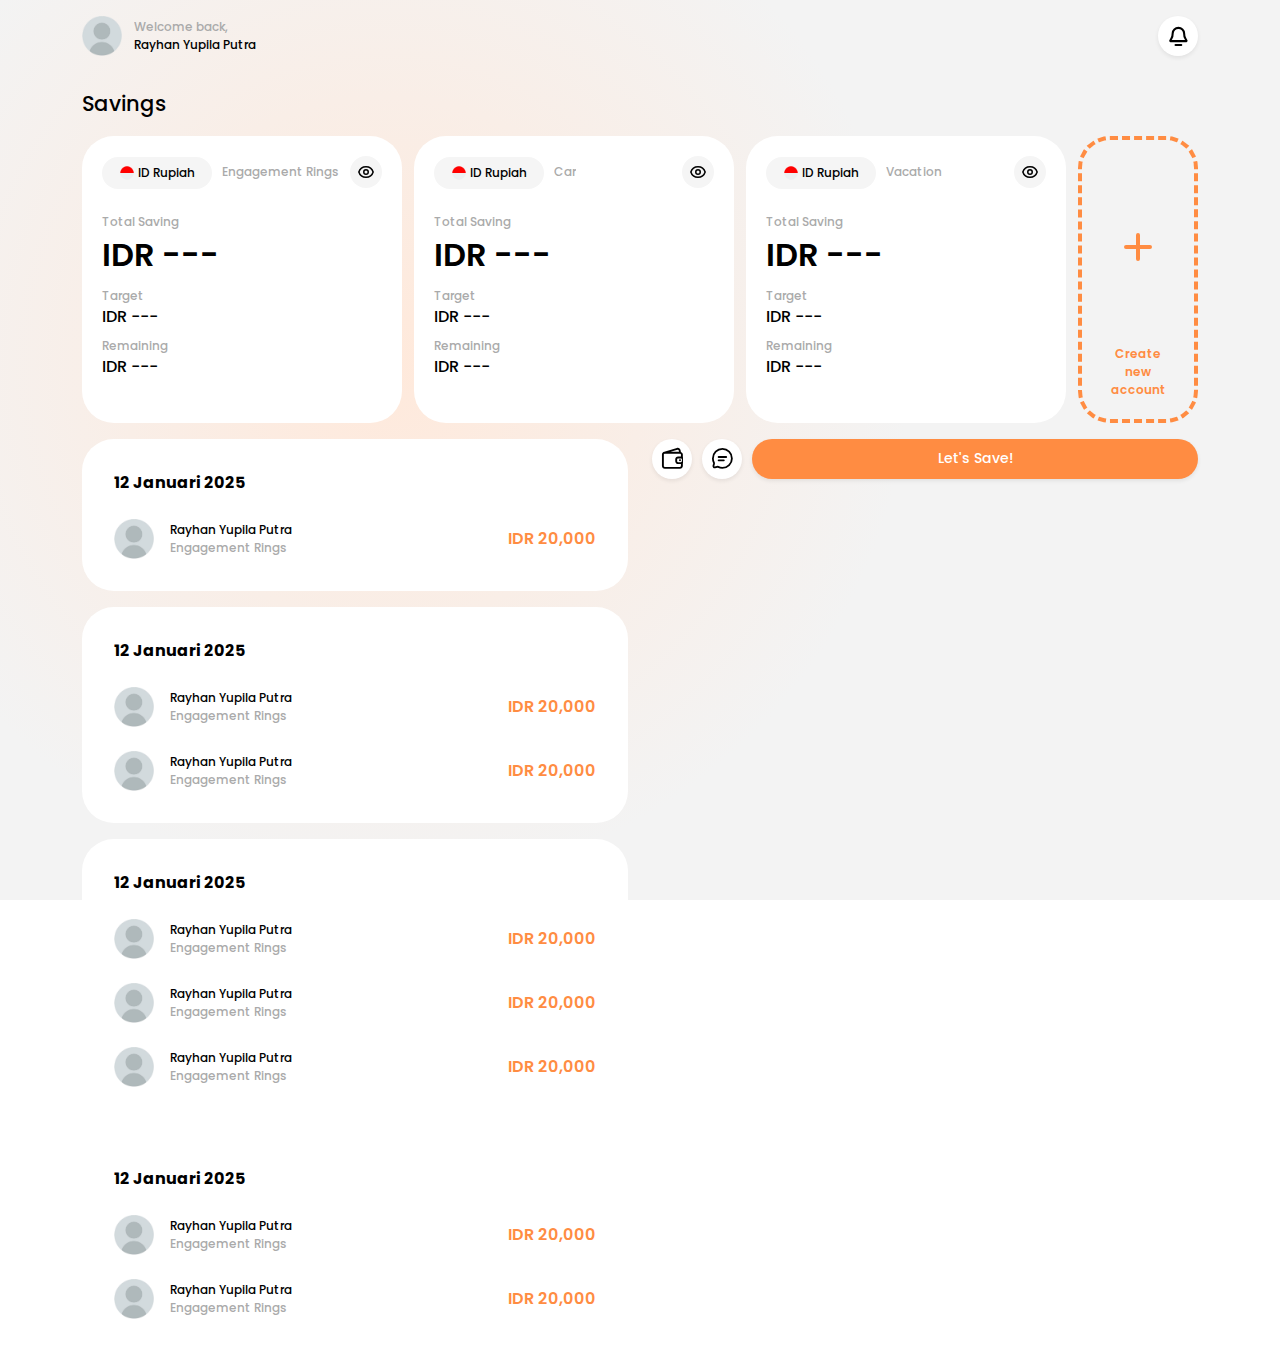
<file: index.html>
<!doctype html>
<html lang="en">
  <head>
    <meta charset="utf-8">
    <meta name="viewport" content="width=device-width, initial-scale=1">
    <!-- <meta name="viewport" content="width=375, user-scalable=no"> -->
    <title>U&Me - Rayhan & Pratiwi's Savings Statement</title>
    <link href="https://cdn.jsdelivr.net/npm/bootstrap@5.3.3/dist/css/bootstrap.min.css" rel="stylesheet" integrity="sha384-QWTKZyjpPEjISv5WaRU9OFeRpok6YctnYmDr5pNlyT2bRjXh0JMhjY6hW+ALEwIH" crossorigin="anonymous">
    <script src="darkmode.js" defer></script>
    
    <!-- Google Fonts -->
    <link rel="preconnect" href="https://fonts.googleapis.com">
    <link rel="preconnect" href="https://fonts.gstatic.com" crossorigin>
    <link href="https://fonts.googleapis.com/css2?family=Poppins:ital,wght@0,100;0,200;0,300;0,400;0,500;0,600;0,700;0,800;0,900;1,100;1,200;1,300;1,400;1,500;1,600;1,700;1,800;1,900&display=swap" rel="stylesheet">

    <!-- CSS -->
     <link rel="stylesheet" href="style.css">
  </head>
  <body>
    <div class="container">
        <div class="content">
            <div class="header">
              <div class="account">
                <a href="myaccount.html">
                <img class="photo-profile" src="img/photo-profile/default.png" alt="">
                </a>
                <div class="greetings">
                  Welcome back,
                  <div class="account-name">Rayhan Yupila Putra</div>
                </div>
              </div>
              <button type="button" class="btn notification-button shadow-sm" onclick="window.location.href='notification.html';">
                <svg class="notification-icon" viewBox="0 0 24 24" fill="none" xmlns="http://www.w3.org/2000/svg"><g id="SVGRepo_bgCarrier" stroke-width="0"></g><g id="SVGRepo_tracerCarrier" stroke-linecap="round" stroke-linejoin="round"></g><g id="SVGRepo_iconCarrier"> <path d="M9.0003 21H15.0003M18.0003 8.6C18.0003 7.11479 17.3682 5.69041 16.2429 4.6402C15.1177 3.59 13.5916 3 12.0003 3C10.409 3 8.88288 3.59 7.75766 4.6402C6.63245 5.69041 6.0003 7.11479 6.0003 8.6C6.0003 11.2862 5.32411 13.1835 4.52776 14.4866C3.75646 15.7486 3.37082 16.3797 3.38515 16.5436C3.40126 16.7277 3.4376 16.7925 3.58633 16.9023C3.71872 17 4.34793 17 5.60636 17H18.3943C19.6527 17 20.2819 17 20.4143 16.9023C20.563 16.7925 20.5994 16.7277 20.6155 16.5436C20.6298 16.3797 20.2441 15.7486 19.4729 14.4866C18.6765 13.1835 18.0003 11.2862 18.0003 8.6Z" stroke="var(--primary-text-color)" stroke-width="2.2" stroke-linecap="round" stroke-linejoin="round"></path> </g></svg>
              </button>
            </div>
            <div class="savings">
              <div class="saving-account-title">
                Savings 
                <!-- <span class="badge">2</span> -->
              </div>
              <div class="saving-accounts-group">
                <div class="saving-account">
                  <div class="saving-account-header">
                    <div class="dropdown">
                      <button class="btn currency" type="button" data-bs-toggle="dropdown" aria-expanded="false">
                        <img class="currency-flags" src="img/vector/idn.png" alt="">
                        ID Rupiah
                      </button>
                      <ul class="dropdown-menu">
                        <li><a class="dropdown-item" href="#">
                          <img class="currency-flags" src="img/vector/usa.png" alt="">
                          US Dollar
                        </a></li>
                      </ul>
                    </div>
                    <div class="saving-account-name">Engagement Rings</div>
                    <button type="button" class="btn saving-account-show">
                      <svg class="show-icon" viewBox="0 0 24 24" fill="none" xmlns="http://www.w3.org/2000/svg"><g id="SVGRepo_bgCarrier" stroke-width="0"></g><g id="SVGRepo_tracerCarrier" stroke-linecap="round" stroke-linejoin="round"></g><g id="SVGRepo_iconCarrier"> <path d="M15.0007 12C15.0007 13.6569 13.6576 15 12.0007 15C10.3439 15 9.00073 13.6569 9.00073 12C9.00073 10.3431 10.3439 9 12.0007 9C13.6576 9 15.0007 10.3431 15.0007 12Z" stroke="var(--primary-text-color)" stroke-width="2" stroke-linecap="round" stroke-linejoin="round"></path> <path d="M12.0012 5C7.52354 5 3.73326 7.94288 2.45898 12C3.73324 16.0571 7.52354 19 12.0012 19C16.4788 19 20.2691 16.0571 21.5434 12C20.2691 7.94291 16.4788 5 12.0012 5Z" stroke="var(--primary-text-color)" stroke-width="2" stroke-linecap="round" stroke-linejoin="round"></path> </g></svg>
                      <svg class="hide-icon d-none" viewBox="0 0 24 24" fill="none" xmlns="http://www.w3.org/2000/svg"><g id="SVGRepo_bgCarrier" stroke-width="0"></g><g id="SVGRepo_tracerCarrier" stroke-linecap="round" stroke-linejoin="round"></g><g id="SVGRepo_iconCarrier"> <path d="M2.99902 3L20.999 21M9.8433 9.91364C9.32066 10.4536 8.99902 11.1892 8.99902 12C8.99902 13.6569 10.3422 15 11.999 15C12.8215 15 13.5667 14.669 14.1086 14.133M6.49902 6.64715C4.59972 7.90034 3.15305 9.78394 2.45703 12C3.73128 16.0571 7.52159 19 11.9992 19C13.9881 19 15.8414 18.4194 17.3988 17.4184M10.999 5.04939C11.328 5.01673 11.6617 5 11.9992 5C16.4769 5 20.2672 7.94291 21.5414 12C21.2607 12.894 20.8577 13.7338 20.3522 14.5" stroke="var(--primary-text-color)" stroke-width="2" stroke-linecap="round" stroke-linejoin="round"></path> </g></svg>
                    </button>
                  </div>
                  <div class="saving-account-content">
                    Total Saving
                    <div class="saving-total-value">
                      IDR
                      <span class="value">---</span>
                    </div>
                    Target
                    <div class="saving-target-value">
                      IDR
                      <span class="value">---</span>
                    </div>
                    Remaining
                    <div class="saving-remaining-value">
                      IDR
                      <span class="value">---</span>
                    </div>
                  </div>
                </div>

                <div class="saving-account">
                  <div class="saving-account-header">
                    <div class="dropdown">
                      <button class="btn currency" type="button" data-bs-toggle="dropdown" aria-expanded="false">
                        <img class="currency-flags" src="img/vector/idn.png" alt="">
                        ID Rupiah
                      </button>
                      <ul class="dropdown-menu">
                        <li><a class="dropdown-item" href="#">
                          <img class="currency-flags" src="img/vector/usa.png" alt="">
                          US Dollar
                        </a></li>
                      </ul>
                    </div>
                    <div class="saving-account-name">Car</div>
                    <button type="button" class="btn saving-account-show">
                      <svg class="show-icon" viewBox="0 0 24 24" fill="none" xmlns="http://www.w3.org/2000/svg"><g id="SVGRepo_bgCarrier" stroke-width="0"></g><g id="SVGRepo_tracerCarrier" stroke-linecap="round" stroke-linejoin="round"></g><g id="SVGRepo_iconCarrier"> <path d="M15.0007 12C15.0007 13.6569 13.6576 15 12.0007 15C10.3439 15 9.00073 13.6569 9.00073 12C9.00073 10.3431 10.3439 9 12.0007 9C13.6576 9 15.0007 10.3431 15.0007 12Z" stroke="var(--primary-text-color)" stroke-width="2" stroke-linecap="round" stroke-linejoin="round"></path> <path d="M12.0012 5C7.52354 5 3.73326 7.94288 2.45898 12C3.73324 16.0571 7.52354 19 12.0012 19C16.4788 19 20.2691 16.0571 21.5434 12C20.2691 7.94291 16.4788 5 12.0012 5Z" stroke="var(--primary-text-color)" stroke-width="2" stroke-linecap="round" stroke-linejoin="round"></path> </g></svg>
                      <svg class="hide-icon d-none" viewBox="0 0 24 24" fill="none" xmlns="http://www.w3.org/2000/svg"><g id="SVGRepo_bgCarrier" stroke-width="0"></g><g id="SVGRepo_tracerCarrier" stroke-linecap="round" stroke-linejoin="round"></g><g id="SVGRepo_iconCarrier"> <path d="M2.99902 3L20.999 21M9.8433 9.91364C9.32066 10.4536 8.99902 11.1892 8.99902 12C8.99902 13.6569 10.3422 15 11.999 15C12.8215 15 13.5667 14.669 14.1086 14.133M6.49902 6.64715C4.59972 7.90034 3.15305 9.78394 2.45703 12C3.73128 16.0571 7.52159 19 11.9992 19C13.9881 19 15.8414 18.4194 17.3988 17.4184M10.999 5.04939C11.328 5.01673 11.6617 5 11.9992 5C16.4769 5 20.2672 7.94291 21.5414 12C21.2607 12.894 20.8577 13.7338 20.3522 14.5" stroke="var(--primary-text-color)" stroke-width="2" stroke-linecap="round" stroke-linejoin="round"></path> </g></svg>
                    </button>
                  </div>
                  <div class="saving-account-content">
                    Total Saving
                    <div class="saving-total-value">
                      IDR
                      <span class="value">---</span>
                    </div>
                    Target
                    <div class="saving-target-value">
                      IDR
                      <span class="value">---</span>
                    </div>
                    Remaining
                    <div class="saving-remaining-value">
                      IDR
                      <span class="value">---</span>
                    </div>
                  </div>
                </div>
                
                <div class="saving-account">
                  <div class="saving-account-header">
                    <div class="dropdown">
                      <button class="btn currency" type="button" data-bs-toggle="dropdown" aria-expanded="false">
                        <img class="currency-flags" src="img/vector/idn.png" alt="">
                        ID Rupiah
                      </button>
                      <ul class="dropdown-menu">
                        <li><a class="dropdown-item" href="#">
                          <img class="currency-flags" src="img/vector/usa.png" alt="">
                          US Dollar
                        </a></li>
                      </ul>
                    </div>
                    <div class="saving-account-name">Vacation</div>
                    <button type="button" class="btn saving-account-show">
                      <svg class="show-icon" viewBox="0 0 24 24" fill="none" xmlns="http://www.w3.org/2000/svg"><g id="SVGRepo_bgCarrier" stroke-width="0"></g><g id="SVGRepo_tracerCarrier" stroke-linecap="round" stroke-linejoin="round"></g><g id="SVGRepo_iconCarrier"> <path d="M15.0007 12C15.0007 13.6569 13.6576 15 12.0007 15C10.3439 15 9.00073 13.6569 9.00073 12C9.00073 10.3431 10.3439 9 12.0007 9C13.6576 9 15.0007 10.3431 15.0007 12Z" stroke="var(--primary-text-color)" stroke-width="2" stroke-linecap="round" stroke-linejoin="round"></path> <path d="M12.0012 5C7.52354 5 3.73326 7.94288 2.45898 12C3.73324 16.0571 7.52354 19 12.0012 19C16.4788 19 20.2691 16.0571 21.5434 12C20.2691 7.94291 16.4788 5 12.0012 5Z" stroke="var(--primary-text-color)" stroke-width="2" stroke-linecap="round" stroke-linejoin="round"></path> </g></svg>
                      <svg class="hide-icon d-none" viewBox="0 0 24 24" fill="none" xmlns="http://www.w3.org/2000/svg"><g id="SVGRepo_bgCarrier" stroke-width="0"></g><g id="SVGRepo_tracerCarrier" stroke-linecap="round" stroke-linejoin="round"></g><g id="SVGRepo_iconCarrier"> <path d="M2.99902 3L20.999 21M9.8433 9.91364C9.32066 10.4536 8.99902 11.1892 8.99902 12C8.99902 13.6569 10.3422 15 11.999 15C12.8215 15 13.5667 14.669 14.1086 14.133M6.49902 6.64715C4.59972 7.90034 3.15305 9.78394 2.45703 12C3.73128 16.0571 7.52159 19 11.9992 19C13.9881 19 15.8414 18.4194 17.3988 17.4184M10.999 5.04939C11.328 5.01673 11.6617 5 11.9992 5C16.4769 5 20.2672 7.94291 21.5414 12C21.2607 12.894 20.8577 13.7338 20.3522 14.5" stroke="var(--primary-text-color)" stroke-width="2" stroke-linecap="round" stroke-linejoin="round"></path> </g></svg>
                    </button>
                  </div>
                  <div class="saving-account-content">
                    Total Saving
                    <div class="saving-total-value">
                      IDR
                      <span class="value">---</span>
                    </div>
                    Target
                    <div class="saving-target-value">
                      IDR
                      <span class="value">---</span>
                    </div>
                    Remaining
                    <div class="saving-remaining-value">
                      IDR
                      <span class="value">---</span>
                    </div>
                  </div>
                </div>
                <div class="saving-account-add">
                  <svg class="add-icon" viewBox="0 0 24 24" fill="none" xmlns="http://www.w3.org/2000/svg"><g id="SVGRepo_bgCarrier" stroke-width="0"></g><g id="SVGRepo_tracerCarrier" stroke-linecap="round" stroke-linejoin="round"></g><g id="SVGRepo_iconCarrier"> <path d="M6 12H18M12 6V18" stroke="var(--accent-color)" stroke-width="2" stroke-linecap="round" stroke-linejoin="round"></path> </g></svg>
                  Create new account
                </div>
              </div>
            </div>
            <div class="transactions-session">
              <div class="transactions-list">
                <div class="transaction-group">
                  <div class="transaction-date">12 Januari 2025</div>
                  <div class="transaction">
                    <img class="transaction-photo-profile" src="img/photo-profile/default.png" alt="">
                    <div class="transaction-description">
                      <div class="transaction-user-name">Rayhan Yupila Putra</div>
                      <div class="transaction-account-name">Engagement Rings</div>
                    </div>
                    <div class="transaction-amount">IDR 20,000</div>
                  </div>
                </div>
                
                <div class="transaction-group">
                  <div class="transaction-date">12 Januari 2025</div>
                  <div class="transaction">
                    <img class="transaction-photo-profile" src="img/photo-profile/default.png" alt="">
                    <div class="transaction-description">
                      <div class="transaction-user-name">Rayhan Yupila Putra</div>
                      <div class="transaction-account-name">Engagement Rings</div>
                    </div>
                    <div class="transaction-amount">IDR 20,000</div>
                  </div>
                  <div class="transaction">
                    <img class="transaction-photo-profile" src="img/photo-profile/default.png" alt="">
                    <div class="transaction-description">
                      <div class="transaction-user-name">Rayhan Yupila Putra</div>
                      <div class="transaction-account-name">Engagement Rings</div>
                    </div>
                    <div class="transaction-amount">IDR 20,000</div>
                  </div>
                </div>

                <div class="transaction-group">
                  <div class="transaction-date">12 Januari 2025</div>
                  <div class="transaction">
                    <img class="transaction-photo-profile" src="img/photo-profile/default.png" alt="">
                    <div class="transaction-description">
                      <div class="transaction-user-name">Rayhan Yupila Putra</div>
                      <div class="transaction-account-name">Engagement Rings</div>
                    </div>
                    <div class="transaction-amount">IDR 20,000</div>
                  </div>
                  
                  <div class="transaction">
                    <img class="transaction-photo-profile" src="img/photo-profile/default.png" alt="">
                    <div class="transaction-description">
                      <div class="transaction-user-name">Rayhan Yupila Putra</div>
                      <div class="transaction-account-name">Engagement Rings</div>
                    </div>
                    <div class="transaction-amount">IDR 20,000</div>
                  </div>

                  <div class="transaction">
                    <img class="transaction-photo-profile" src="img/photo-profile/default.png" alt="">
                    <div class="transaction-description">
                      <div class="transaction-user-name">Rayhan Yupila Putra</div>
                      <div class="transaction-account-name">Engagement Rings</div>
                    </div>
                    <div class="transaction-amount">IDR 20,000</div>
                  </div>
                </div>

                <div class="transaction-group">
                  <div class="transaction-date">12 Januari 2025</div>
                  <div class="transaction">
                    <img class="transaction-photo-profile" src="img/photo-profile/default.png" alt="">
                    <div class="transaction-description">
                      <div class="transaction-user-name">Rayhan Yupila Putra</div>
                      <div class="transaction-account-name">Engagement Rings</div>
                    </div>
                    <div class="transaction-amount">IDR 20,000</div>
                  </div>

                  <div class="transaction">
                    <img class="transaction-photo-profile" src="img/photo-profile/default.png" alt="">
                    <div class="transaction-description">
                      <div class="transaction-user-name">Rayhan Yupila Putra</div>
                      <div class="transaction-account-name">Engagement Rings</div>
                    </div>
                    <div class="transaction-amount">IDR 20,000</div>
                  </div>
                </div>
              </div>
              <div class="action-button-group">
                <button type="button" class="btn account-list-details-button shadow-sm">
                  <svg class="account-icon" viewBox="0 0 24 24" fill="none" xmlns="http://www.w3.org/2000/svg"><g id="SVGRepo_bgCarrier" stroke-width="0"></g><g id="SVGRepo_tracerCarrier" stroke-linecap="round" stroke-linejoin="round"></g><g id="SVGRepo_iconCarrier"> <path d="M20 15C20.5523 15 21 14.5523 21 14C21 13.4477 20.5523 13 20 13C19.4477 13 19 13.4477 19 14C19 14.5523 19.4477 15 20 15Z" fill="var(--primary-text-color)"></path> <path fill-rule="evenodd" clip-rule="evenodd" d="M16.775 0.985398C18.4919 0.460783 20.2821 1.55148 20.6033 3.3178L20.9362 5.14896C22.1346 5.54225 23 6.67006 23 8V10.7639C23.6137 11.3132 24 12.1115 24 13V15C24 15.8885 23.6137 16.6868 23 17.2361V20C23 21.6569 21.6569 23 20 23H4C2.34315 23 1 21.6569 1 20V8C1 6.51309 2.08174 5.27884 3.50118 5.04128L16.775 0.985398ZM21 16C21.5523 16 22 15.5523 22 15V13C22 12.4477 21.5523 12 21 12H18C17.4477 12 17 12.4477 17 13V15C17 15.5523 17.4477 16 18 16H21ZM21 18V20C21 20.5523 20.5523 21 20 21H4C3.44772 21 3 20.5523 3 20V8C3 7.44772 3.44772 7 4 7H20C20.55 7 20.9962 7.44396 21 7.99303L21 10H18C16.3431 10 15 11.3431 15 13V15C15 16.6569 16.3431 18 18 18H21ZM18.6954 3.60705L18.9412 5H10L17.4232 2.82301C17.9965 2.65104 18.5914 3.01769 18.6954 3.60705Z" fill="var(--primary-text-color)"></path> </g></svg>
                </button>
                <button type="button" class="btn chat-session-button shadow-sm">
                  <svg class="chat-icon" viewBox="0 0 24 24" fill="none" xmlns="http://www.w3.org/2000/svg"><g id="SVGRepo_bgCarrier" stroke-width="0"></g><g id="SVGRepo_tracerCarrier" stroke-linecap="round" stroke-linejoin="round"></g><g id="SVGRepo_iconCarrier"> <path d="M12 22C17.5228 22 22 17.5228 22 12C22 6.47715 17.5228 2 12 2C6.47715 2 2 6.47715 2 12C2 13.5997 2.37562 15.1116 3.04346 16.4525C3.22094 16.8088 3.28001 17.2161 3.17712 17.6006L2.58151 19.8267C2.32295 20.793 3.20701 21.677 4.17335 21.4185L6.39939 20.8229C6.78393 20.72 7.19121 20.7791 7.54753 20.9565C8.88837 21.6244 10.4003 22 12 22Z" stroke="var(--primary-text-color)" stroke-width="1.9"></path> <path d="M8 10.5H16" stroke="var(--primary-text-color)" stroke-width="1.9" stroke-linecap="round"></path> <path d="M8 14H13.5" stroke="var(--primary-text-color)" stroke-width="1.9" stroke-linecap="round"></path> </g></svg>
                </button>
                <button type="button" class="btn add-transaction-button shadow-sm">Let's Save!</button>
              </div>
            </div>
        </div>
    </div>
    <script src="https://cdn.jsdelivr.net/npm/bootstrap@5.3.3/dist/js/bootstrap.bundle.min.js" integrity="sha384-YvpcrYf0tY3lHB60NNkmXc5s9fDVZLESaAA55NDzOxhy9GkcIdslK1eN7N6jIeHz" crossorigin="anonymous"></script>
    <script>
        // document.querySelectorAll(".value").forEach(value => {
        //   if(value.innerText === "---"){
        //     value.style.letterSpacing = "4px";
        //   }
        // });

        const boxes = document.querySelectorAll(".saving-account")
        
        boxes.forEach((box, index) => {
          const showBtn = box.querySelector(".saving-account-show");
          const showIc = box.querySelector(".show-icon");
          const hideIc = box.querySelector(".hide-icon");
          const currencyBtn = box.querySelector(".dropdown");

          showBtn.addEventListener("click", function(){
            if(showIc.classList.contains("d-none")){
              hideIc.classList.add("d-none");
              showIc.classList.remove("d-none");
              this.classList.remove("showed");
            } else if(hideIc.classList.contains("d-none")){
              showIc.classList.add("d-none");
              hideIc.classList.remove("d-none");
              this.classList.add("showed");
            }

            box.querySelectorAll(".value").forEach(e => {
              if(showBtn.classList.contains("showed")){
                e.innerText = "1,000,000";
              } else{
                e.innerText = "---";
              }
            });
          });

          box.addEventListener("click", function(e){
            if(!e.target.closest(".btn") && !e.target.closest(".dropdown-item")){
              window.location.href = 'saving-account.html';
            }
            console.log(index);
          })
        });

    </script>
  </body>
</html>
</file>
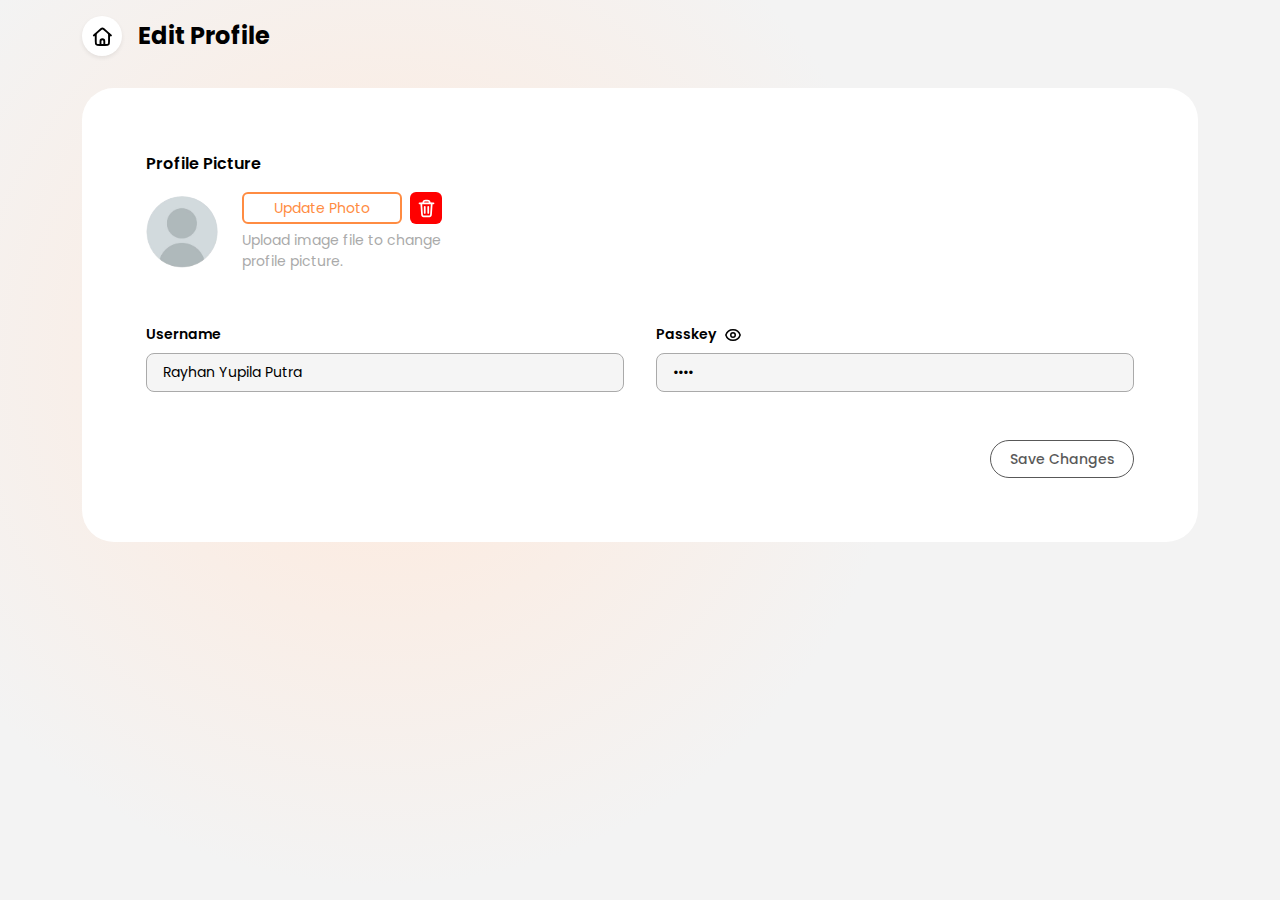
<file: edit-profile.html>
<!doctype html>
<html lang="en">
  <head>
    <meta charset="utf-8">
    <meta name="viewport" content="width=device-width, initial-scale=1">
    <!-- <meta name="viewport" content="width=375, user-scalable=no"> -->
    <title>U&Me - Rayhan & Pratiwi's Savings Statement</title>
    <link href="https://cdn.jsdelivr.net/npm/bootstrap@5.3.3/dist/css/bootstrap.min.css" rel="stylesheet" integrity="sha384-QWTKZyjpPEjISv5WaRU9OFeRpok6YctnYmDr5pNlyT2bRjXh0JMhjY6hW+ALEwIH" crossorigin="anonymous">
    <script src="darkmode.js" defer></script>
    
    <!-- Google Fonts -->
    <link rel="preconnect" href="https://fonts.googleapis.com">
    <link rel="preconnect" href="https://fonts.gstatic.com" crossorigin>
    <link href="https://fonts.googleapis.com/css2?family=Poppins:ital,wght@0,100;0,200;0,300;0,400;0,500;0,600;0,700;0,800;0,900;1,100;1,200;1,300;1,400;1,500;1,600;1,700;1,800;1,900&display=swap" rel="stylesheet">

    <!-- CSS -->
     <link rel="stylesheet" href="style.css">
  </head>
  <body>
    <div class="container">
        <div class="content">
            <div class="edit-profile-header">
                <button type="button" class="btn home-button shadow-sm" onclick="window.location.href='index.html';">
                  <svg class="home-icon" viewBox="0 0 24 24" fill="none" xmlns="http://www.w3.org/2000/svg"><g id="SVGRepo_bgCarrier" stroke-width="0"></g><g id="SVGRepo_tracerCarrier" stroke-linecap="round" stroke-linejoin="round"></g><g id="SVGRepo_iconCarrier"> <path d="M19 9L19 17C19 18.8856 19 19.8284 18.4142 20.4142C17.8284 21 16.8856 21 15 21L14 21L10 21L9 21C7.11438 21 6.17157 21 5.58579 20.4142C5 19.8284 5 18.8856 5 17L5 9" stroke="var(--primary-text-color)" stroke-width="2" stroke-linejoin="round"></path> <path d="M3 11L7.5 7L10.6713 4.18109C11.429 3.50752 12.571 3.50752 13.3287 4.18109L16.5 7L21 11" stroke="var(--primary-text-color)" stroke-width="2" stroke-linecap="round" stroke-linejoin="round"></path> <path d="M10 21V17C10 15.8954 10.8954 15 12 15V15C13.1046 15 14 15.8954 14 17V21" stroke="var(--primary-text-color)" stroke-width="2" stroke-linecap="round" stroke-linejoin="round"></path> </g></svg>
                </button>
                <div class="edit-profile-title">Edit Profile</div>
            </div>
            <div class="edit-profile-content">
                Profile Picture
                <div class="edit-profile-photo-profile">
                    <img id="profile-picture-preview" class="edit-profile-photo" src="img/photo-profile/default.png" alt="">
                    <div class="edit-profile-photo-profile-action">
                        <div class="edit-profile-photo-profile-action-button-group">
                          <button class="btn edit-profile-photo-button"><label for="update-image-input" class="update-image-input-label">Update Photo</label></button>
                          <button id="profile-picture-remove" class="btn remove-profile-photo-button">
                            <svg class="remove-icon" viewBox="0 0 24 24" fill="none" xmlns="http://www.w3.org/2000/svg"><g id="SVGRepo_bgCarrier" stroke-width="0"></g><g id="SVGRepo_tracerCarrier" stroke-linecap="round" stroke-linejoin="round"></g><g id="SVGRepo_iconCarrier"> <path d="M18 6L17.1991 18.0129C17.129 19.065 17.0939 19.5911 16.8667 19.99C16.6666 20.3412 16.3648 20.6235 16.0011 20.7998C15.588 21 15.0607 21 14.0062 21H9.99377C8.93927 21 8.41202 21 7.99889 20.7998C7.63517 20.6235 7.33339 20.3412 7.13332 19.99C6.90607 19.5911 6.871 19.065 6.80086 18.0129L6 6M4 6H20M16 6L15.7294 5.18807C15.4671 4.40125 15.3359 4.00784 15.0927 3.71698C14.8779 3.46013 14.6021 3.26132 14.2905 3.13878C13.9376 3 13.523 3 12.6936 3H11.3064C10.477 3 10.0624 3 9.70951 3.13878C9.39792 3.26132 9.12208 3.46013 8.90729 3.71698C8.66405 4.00784 8.53292 4.40125 8.27064 5.18807L8 6M14 10V17M10 10V17" stroke="currentColor" stroke-width="2" stroke-linecap="round" stroke-linejoin="round"></path> </g></svg>
                          </button>
                        </div>
                        Upload image file to change profile picture.
                    </div>
                </div>
                <form action="" method="">
                  <input class="d-none" id="update-image-input" type="file" accept="image/*" name="">
                  <div class="edit-profile-account">
                    <div class="edit-profile-username">
                        Username
                        <input type="text" class="edit-profile-username-input edit-profile-form" value="Rayhan Yupila Putra" name="username"  autocomplete="off">
                    </div>
                    <div class="edit-profile-passkey">
                        <div class="edit-profile-passkey-header">
                            <div class="edit-profile-passkey-label">Passkey</div>
                            <div id="passkey-show" class="edit-profile-passkey-show">
                              <svg id="show-icon" class="edit-profile-passkey-show-button" viewBox="0 0 24 24" fill="none" xmlns="http://www.w3.org/2000/svg"><g id="SVGRepo_bgCarrier" stroke-width="0"></g><g id="SVGRepo_tracerCarrier" stroke-linecap="round" stroke-linejoin="round"></g><g id="SVGRepo_iconCarrier"> <path d="M15.0007 12C15.0007 13.6569 13.6576 15 12.0007 15C10.3439 15 9.00073 13.6569 9.00073 12C9.00073 10.3431 10.3439 9 12.0007 9C13.6576 9 15.0007 10.3431 15.0007 12Z" stroke="var(--primary-text-color)" stroke-width="2" stroke-linecap="round" stroke-linejoin="round"></path> <path d="M12.0012 5C7.52354 5 3.73326 7.94288 2.45898 12C3.73324 16.0571 7.52354 19 12.0012 19C16.4788 19 20.2691 16.0571 21.5434 12C20.2691 7.94291 16.4788 5 12.0012 5Z" stroke="var(--primary-text-color)" stroke-width="2" stroke-linecap="round" stroke-linejoin="round"></path> </g></svg>
                              <svg id="hide-icon" class="edit-profile-passkey-hide-button d-none" viewBox="0 0 24 24" fill="none" xmlns="http://www.w3.org/2000/svg"><g id="SVGRepo_bgCarrier" stroke-width="0"></g><g id="SVGRepo_tracerCarrier" stroke-linecap="round" stroke-linejoin="round"></g><g id="SVGRepo_iconCarrier"> <path d="M2.99902 3L20.999 21M9.8433 9.91364C9.32066 10.4536 8.99902 11.1892 8.99902 12C8.99902 13.6569 10.3422 15 11.999 15C12.8215 15 13.5667 14.669 14.1086 14.133M6.49902 6.64715C4.59972 7.90034 3.15305 9.78394 2.45703 12C3.73128 16.0571 7.52159 19 11.9992 19C13.9881 19 15.8414 18.4194 17.3988 17.4184M10.999 5.04939C11.328 5.01673 11.6617 5 11.9992 5C16.4769 5 20.2672 7.94291 21.5414 12C21.2607 12.894 20.8577 13.7338 20.3522 14.5" stroke="var(--primary-text-color)" stroke-width="2" stroke-linecap="round" stroke-linejoin="round"></path> </g></svg>
                            </div>
                        </div>
                        <input id="passkey-input" type="password" class="edit-profile-passkey-input edit-profile-form" value="2005" name="passkey" autocomplete="off">
                    </div>
                  </div>
                  <div class="edit-profile-save-changes">
                    <button id="save-changes-button" class="btn edit-profile-save-changes-button" type="submit" disabled>Save Changes</button>
                  </div>
                </form>
            </div>
        </div>
    </div>
    <script src="https://cdn.jsdelivr.net/npm/bootstrap@5.3.3/dist/js/bootstrap.bundle.min.js" integrity="sha384-YvpcrYf0tY3lHB60NNkmXc5s9fDVZLESaAA55NDzOxhy9GkcIdslK1eN7N6jIeHz" crossorigin="anonymous"></script>
    <script>

        const textInputs = document.querySelectorAll(".edit-profile-form");
        const imgInput = document.getElementById("update-image-input");
        const imgPreview = document.getElementById("profile-picture-preview");
        const imgRemove = document.getElementById("profile-picture-remove");
        const saveBtn = document.getElementById("save-changes-button");

        document.getElementById("passkey-show").addEventListener("click", function(){
            let show = document.getElementById("show-icon");
            let hide = document.getElementById("hide-icon");
            let passkey = document.getElementById("passkey-input");

            if(passkey.type === "password"){
                passkey.type = "text";
                hide.classList.remove("d-none");
                show.classList.add("d-none");
            } else if(passkey.type === "text"){
                passkey.type = "password";
                show.classList.remove("d-none");
                hide.classList.add("d-none");
            }

        });



        const defaultValues = {};
        textInputs.forEach(input => {
          defaultValues[input.name] = input.value;
        });

        function checkChanges(){
          let isTextChanged = false;

          textInputs.forEach(input => {
            if(input.value !== defaultValues[input.name]){
              isTextChanged = true;
            }
          });

          const isFileChanged = imgInput.files.length > 0;

          saveBtn.disabled = !(isTextChanged || isFileChanged);
        };

        textInputs.forEach(input => input.addEventListener("input", checkChanges));
        imgInput.addEventListener("change", checkChanges);



        imgInput.addEventListener("change", function(e){
          const file = e.target.files[0];
          const img = new Image();
          const imgPreviewWidth = imgPreview.width;
          img.src = URL.createObjectURL(file);
          console.log(img.src);
          console.log(img.width, img.height);

          img.onload = function(){
            let maxSize = imgPreviewWidth * 4;
            let newWidth, newHeight;

            if(img.width > img.height){
              newWidth = maxSize;
              newHeight = (img.height / img.width) * maxSize;
            } else if(img.height > img.width){
              newHeight = maxSize;
              newWidth = (img.width / img.height) * maxSize;
            } else{
              newWidth = maxSize;
              newHeight = maxSize;
            }

            console.log(img.width, img.height);

            const canvas = document.createElement("canvas");
            const ctx = canvas.getContext("2d");

            canvas.width = newWidth;
            canvas.height = newHeight;

            ctx.drawImage(img, 0, 0, newWidth, newHeight);  
            
            imgPreview.src = canvas.toDataURL("image/jpeg", 1);
          }
        });

        imgRemove.addEventListener("click", function(){
          if(imgInput.files.length > 0){
            imgInput.value = '';
          }

          imgPreview.src = 'img/photo-profile/default.png';
        });

    </script>
  </body>
</html>
</file>
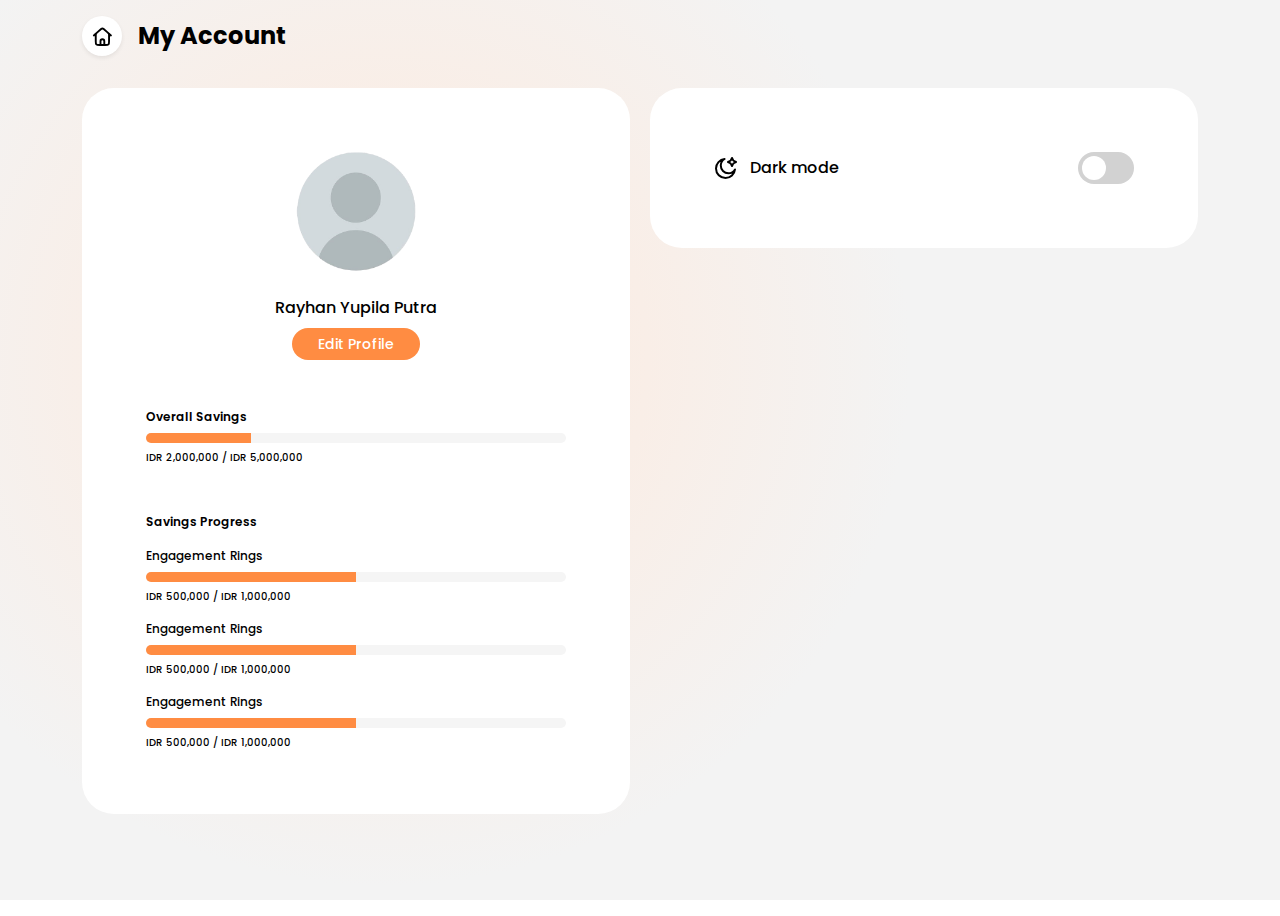
<file: myaccount.html>
<!doctype html>
<html lang="en">
  <head>
    <meta charset="utf-8">
    <meta name="viewport" content="width=device-width, initial-scale=1">
    <!-- <meta name="viewport" content="width=375, user-scalable=no"> -->
    <title>U&Me - Rayhan & Pratiwi's Savings Statement</title>
    <link href="https://cdn.jsdelivr.net/npm/bootstrap@5.3.3/dist/css/bootstrap.min.css" rel="stylesheet" integrity="sha384-QWTKZyjpPEjISv5WaRU9OFeRpok6YctnYmDr5pNlyT2bRjXh0JMhjY6hW+ALEwIH" crossorigin="anonymous">
    <script src="darkmode.js" defer></script>
    
    <!-- Google Fonts -->
    <link rel="preconnect" href="https://fonts.googleapis.com">
    <link rel="preconnect" href="https://fonts.gstatic.com" crossorigin>
    <link href="https://fonts.googleapis.com/css2?family=Poppins:ital,wght@0,100;0,200;0,300;0,400;0,500;0,600;0,700;0,800;0,900;1,100;1,200;1,300;1,400;1,500;1,600;1,700;1,800;1,900&display=swap" rel="stylesheet">

    <!-- CSS -->
     <link rel="stylesheet" href="style.css">
  </head>
  <body>
    <div class="container">
        <div class="content">
            <div class="myaccount-header">
                <button type="button" class="btn home-button shadow-sm" onclick="window.location.href='index.html';">
                    <svg class="home-icon" viewBox="0 0 24 24" fill="none" xmlns="http://www.w3.org/2000/svg"><g id="SVGRepo_bgCarrier" stroke-width="0"></g><g id="SVGRepo_tracerCarrier" stroke-linecap="round" stroke-linejoin="round"></g><g id="SVGRepo_iconCarrier"> <path d="M19 9L19 17C19 18.8856 19 19.8284 18.4142 20.4142C17.8284 21 16.8856 21 15 21L14 21L10 21L9 21C7.11438 21 6.17157 21 5.58579 20.4142C5 19.8284 5 18.8856 5 17L5 9" stroke="currentColor" stroke-width="2" stroke-linejoin="round"></path> <path d="M3 11L7.5 7L10.6713 4.18109C11.429 3.50752 12.571 3.50752 13.3287 4.18109L16.5 7L21 11" stroke="currentColor" stroke-width="2" stroke-linecap="round" stroke-linejoin="round"></path> <path d="M10 21V17C10 15.8954 10.8954 15 12 15V15C13.1046 15 14 15.8954 14 17V21" stroke="currentColor" stroke-width="2" stroke-linecap="round" stroke-linejoin="round"></path> </g></svg>
                </button>
                <div class="myaccount-title">My Account</div>
            </div>
            <div class="myaccount-content">
                <div class="myaccount-profile">
                    <img class="myaccount-photo-profile" src="img/photo-profile/default.png" alt="">
                    <div class="myaccount-username">Rayhan Yupila Putra</div>
                    <button type="button" class="btn myaccount-edit-profile" onclick="window.location.href='edit-profile.html'">Edit Profile</button>
                    <!-- <div class="myaccount-profile-action">
                        <button type="button" class="btn myaccount-profile-edit">
                            Edit
                        </button>
                        <button type="button" class="btn myaccount-profile-remove">Remove</button>
                    </div> -->
                    <div class="myaccount-savings-allocations">
                        <div class="myaccount-overall-savings">
                            Overall Savings
                            <div class="progress my-1" role="progressbar" style="height: 10px">
                                <div class="progress-bar" style="width: 25%"></div>
                            </div>
                            <div class="myaccount-overall-savings-value">IDR 2,000,000 / IDR 5,000,000</div>
                        </div>
                        <div id="progress-session" class="myaccount-account-savings-progress-group">
                            Savings Progress
                            <div class="myaccount-account-savings-progress">
                                Engagement Rings
                                <div class="progress my-1" role="progressbar" style="height: 10px">
                                    <div class="progress-bar" style="width: 50%"></div>
                                </div>
                                <div class="myaccount-account-savings-value">IDR 500,000 / IDR 1,000,000</div>
                            </div>
                            <div class="myaccount-account-savings-progress">
                                Engagement Rings
                                <div class="progress my-1" role="progressbar" style="height: 10px">
                                    <div class="progress-bar" style="width: 50%"></div>
                                </div>
                                <div class="myaccount-account-savings-value">IDR 500,000 / IDR 1,000,000</div>
                            </div>
                            <div class="myaccount-account-savings-progress">
                                Engagement Rings
                                <div class="progress my-1" role="progressbar" style="height: 10px">
                                    <div class="progress-bar" style="width: 50%"></div>
                                </div>
                                <div class="myaccount-account-savings-value">IDR 500,000 / IDR 1,000,000</div>
                            </div>
                        </div>
                    </div>
                    <svg id="progress-show" class="myaccount-account-savings-progress-show" viewBox="0 0 24 24" fill="none" xmlns="http://www.w3.org/2000/svg"><g id="SVGRepo_bgCarrier" stroke-width="0"></g><g id="SVGRepo_tracerCarrier" stroke-linecap="round" stroke-linejoin="round"></g><g id="SVGRepo_iconCarrier"> <path d="M5.70711 9.71069C5.31658 10.1012 5.31658 10.7344 5.70711 11.1249L10.5993 16.0123C11.3805 16.7927 12.6463 16.7924 13.4271 16.0117L18.3174 11.1213C18.708 10.7308 18.708 10.0976 18.3174 9.70708C17.9269 9.31655 17.2937 9.31655 16.9032 9.70708L12.7176 13.8927C12.3271 14.2833 11.6939 14.2832 11.3034 13.8927L7.12132 9.71069C6.7308 9.32016 6.09763 9.32016 5.70711 9.71069Z" fill="var(--secondary-text-color)"></path> </g></svg>
                </div>
                <div class="myaccount-settings">
                    <div class="dark-mode-setting">
                        <svg class="dark-mode-icon" viewBox="0 0 24 24" fill="none" xmlns="http://www.w3.org/2000/svg"><g id="SVGRepo_bgCarrier" stroke-width="0"></g><g id="SVGRepo_tracerCarrier" stroke-linecap="round" stroke-linejoin="round"></g><g id="SVGRepo_iconCarrier"> <path d="M18 2L18.6178 3.23558C18.8833 3.76656 19.016 4.03205 19.1934 4.26211C19.3507 4.46626 19.5337 4.64927 19.7379 4.80664C19.9679 4.98397 20.2334 5.11672 20.7644 5.38221L22 6L20.7644 6.61779C20.2334 6.88328 19.9679 7.01603 19.7379 7.19336C19.5337 7.35073 19.3507 7.53374 19.1934 7.73789C19.016 7.96795 18.8833 8.23344 18.6178 8.76442L18 10L17.3822 8.76442C17.1167 8.23344 16.984 7.96795 16.8066 7.73789C16.6493 7.53374 16.4663 7.35073 16.2621 7.19336C16.0321 7.01603 15.7666 6.88328 15.2356 6.61779L14 6L15.2356 5.38221C15.7666 5.11672 16.0321 4.98397 16.2621 4.80664C16.4663 4.64927 16.6493 4.46626 16.8066 4.26211C16.984 4.03205 17.1167 3.76656 17.3822 3.23558L18 2Z" stroke="currentColor" stroke-width="2" stroke-linecap="round" stroke-linejoin="round"></path> <path d="M21 13.3893C19.689 15.689 17.2145 17.2395 14.3779 17.2395C10.1711 17.2395 6.76075 13.8292 6.76075 9.62233C6.76075 6.78554 8.31149 4.31094 10.6115 3C5.77979 3.45812 2 7.52692 2 12.4785C2 17.7371 6.26292 22 11.5215 22C16.4729 22 20.5415 18.2206 21 13.3893Z" stroke="currentColor" stroke-width="2" stroke-linecap="round" stroke-linejoin="round"></path> </g></svg>
                        Dark mode
                        <div class="settings-switch-button">
                            <input class="dark-mode-checkbox" type="checkbox" id="dark-mode-switch">
                            <label for="dark-mode-switch" class="dark-mode-switch-button"></label>
                        </div>
                    </div>
                </div>
            </div>
        </div>
    </div>
    <script src="https://cdn.jsdelivr.net/npm/bootstrap@5.3.3/dist/js/bootstrap.bundle.min.js" integrity="sha384-YvpcrYf0tY3lHB60NNkmXc5s9fDVZLESaAA55NDzOxhy9GkcIdslK1eN7N6jIeHz" crossorigin="anonymous"></script>
    <script>
        document.getElementById("progress-show").addEventListener("click", function(){
            let progressSession = document.getElementById("progress-session");

            if(window.matchMedia("(max-width: 768px)").matches){
                if(getComputedStyle(progressSession).display === "none"){
                    progressSession.style.display = "flex";
                } else {
                    progressSession.style.display = "none";
                }

                this.style.transform = this.style.transform === "scaleY(-1)"?"scaleY(1)":"scaleY(-1)";
            }
        });

        if (localStorage.getItem("theme") === "dark") {
            document.getElementById("dark-mode-switch").checked = true;
        }
    </script>
  </body>
</html>
</file>
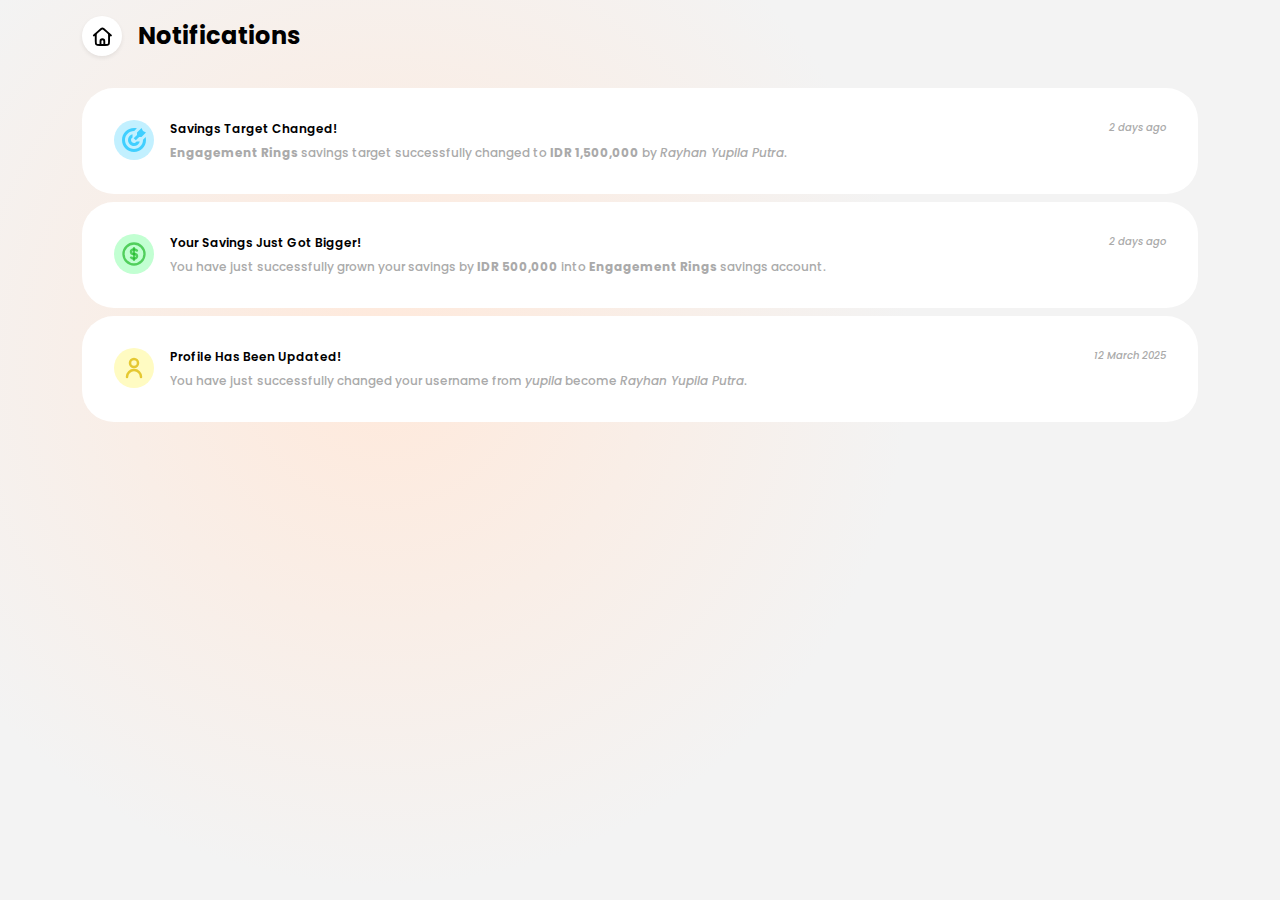
<file: notification.html>
<!doctype html>
<html lang="en">
  <head>
    <meta charset="utf-8">
    <meta name="viewport" content="width=device-width, initial-scale=1">
    <!-- <meta name="viewport" content="width=375, user-scalable=no"> -->
    <title>U&Me - Rayhan & Pratiwi's Savings Statement</title>
    <link href="https://cdn.jsdelivr.net/npm/bootstrap@5.3.3/dist/css/bootstrap.min.css" rel="stylesheet" integrity="sha384-QWTKZyjpPEjISv5WaRU9OFeRpok6YctnYmDr5pNlyT2bRjXh0JMhjY6hW+ALEwIH" crossorigin="anonymous">
    <script src="darkmode.js" defer></script>
    
    <!-- Google Fonts -->
    <link rel="preconnect" href="https://fonts.googleapis.com">
    <link rel="preconnect" href="https://fonts.gstatic.com" crossorigin>
    <link href="https://fonts.googleapis.com/css2?family=Poppins:ital,wght@0,100;0,200;0,300;0,400;0,500;0,600;0,700;0,800;0,900;1,100;1,200;1,300;1,400;1,500;1,600;1,700;1,800;1,900&display=swap" rel="stylesheet">

    <!-- CSS -->
     <link rel="stylesheet" href="style.css">
  </head>
  <body>
    <div class="container">
        <div class="content">
            <div class="notification-header">
                <button type="button" class="btn home-button shadow-sm" onclick="window.location.href='index.html';">
                  <svg class="home-icon" viewBox="0 0 24 24" fill="none" xmlns="http://www.w3.org/2000/svg"><g id="SVGRepo_bgCarrier" stroke-width="0"></g><g id="SVGRepo_tracerCarrier" stroke-linecap="round" stroke-linejoin="round"></g><g id="SVGRepo_iconCarrier"> <path d="M19 9L19 17C19 18.8856 19 19.8284 18.4142 20.4142C17.8284 21 16.8856 21 15 21L14 21L10 21L9 21C7.11438 21 6.17157 21 5.58579 20.4142C5 19.8284 5 18.8856 5 17L5 9" stroke="var(--primary-text-color)" stroke-width="2" stroke-linejoin="round"></path> <path d="M3 11L7.5 7L10.6713 4.18109C11.429 3.50752 12.571 3.50752 13.3287 4.18109L16.5 7L21 11" stroke="var(--primary-text-color)" stroke-width="2" stroke-linecap="round" stroke-linejoin="round"></path> <path d="M10 21V17C10 15.8954 10.8954 15 12 15V15C13.1046 15 14 15.8954 14 17V21" stroke="var(--primary-text-color)" stroke-width="2" stroke-linecap="round" stroke-linejoin="round"></path> </g></svg>
                </button>
                <div class="notification-title">Notifications</div>
            </div>
            <div class="notification-content">
                <div class="notification-box">
                    <div class="notification-group">
                        <div class="notification-category-icon target-changed">
                            <svg class="target-icon" viewBox="0 0 16 16" fill="none" xmlns="http://www.w3.org/2000/svg"><g id="SVGRepo_bgCarrier" stroke-width="0"></g><g id="SVGRepo_tracerCarrier" stroke-linecap="round" stroke-linejoin="round"></g><g id="SVGRepo_iconCarrier"> <path d="M8.16923 2.00234C8.11301 2.00078 8.0566 2 8 2C4.68629 2 2 4.68629 2 8C2 11.3137 4.68629 14 8 14C11.3137 14 14 11.3137 14 8C14 7.9434 13.9992 7.88699 13.9977 7.83077L15.7642 6.06422C15.9182 6.68407 16 7.33249 16 8C16 12.4183 12.4183 16 8 16C3.58172 16 0 12.4183 0 8C0 3.58172 3.58172 0 8 0C8.66751 0 9.31593 0.0817526 9.93578 0.235791L8.16923 2.00234Z" fill="currentColor"></path> <path d="M4 7.99996C4 6.13612 5.27477 4.57002 7 4.12598V6.26752C6.4022 6.61333 6 7.25968 6 7.99996C6 9.10453 6.89543 9.99996 8 9.99996C8.74028 9.99996 9.38663 9.59776 9.73244 8.99996H11.874C11.4299 10.7252 9.86384 12 8 12C5.79086 12 4 10.2091 4 7.99996Z" fill="currentColor"></path> <path d="M14 2L13 0L10 3V4.58579L7.79289 6.79289L9.20711 8.20711L11.4142 6H13L16 3L14 2Z" fill="currentColor"></path> </g></svg>
                        </div>
                        <div class="notification-description">
                            <div class="notification-description-name">Savings Target Changed!</div>
                            <div class="notification-date">2 days ago</div>
                            <div class="notification-description-details">
                                <b>Engagement Rings</b> savings target successfully changed to <b>IDR 1,500,000</b> by <i>Rayhan Yupila Putra</i>.
                            </div>
                        </div>
                    </div>
                </div>

                <div class="notification-box">
                    <div class="notification-group">
                        <div class="notification-category-icon savings-add">
                            <svg class="money-icon" viewBox="0 0 24 24" fill="none" xmlns="http://www.w3.org/2000/svg"><g id="SVGRepo_bgCarrier" stroke-width="0"></g><g id="SVGRepo_tracerCarrier" stroke-linecap="round" stroke-linejoin="round"></g><g id="SVGRepo_iconCarrier"> <path d="M14.5 9C14.5 9 13.7609 8 11.9999 8C8.49998 8 8.49998 12 11.9999 12C15.4999 12 15.5 16 12 16C10.5 16 9.5 15 9.5 15" stroke="currentColor" stroke-width="2" stroke-linecap="round" stroke-linejoin="round"></path> <path d="M12 7V17" stroke="currentColor" stroke-width="2" stroke-linecap="round" stroke-linejoin="round"></path> <path d="M21 12C21 16.9706 16.9706 21 12 21C7.02944 21 3 16.9706 3 12C3 7.02944 7.02944 3 12 3C16.9706 3 21 7.02944 21 12Z" stroke="currentColor" stroke-width="2"></path> </g></svg>
                        </div>
                        <div class="notification-description">
                            <div class="notification-description-name">Your Savings Just Got Bigger!</div>
                            <div class="notification-date">2 days ago</div>
                            <div class="notification-description-details">
                                You have just successfully grown your savings by <b>IDR 500,000</b> into <b>Engagement Rings</b> savings account.
                            </div>
                        </div>
                    </div>
                </div>
                
                <div class="notification-box">
                    <div class="notification-group">
                        <div class="notification-category-icon user-changed">
                            <svg class="user-icon" viewBox="0 0 24 24" fill="none" xmlns="http://www.w3.org/2000/svg"><g id="SVGRepo_bgCarrier" stroke-width="0"></g><g id="SVGRepo_tracerCarrier" stroke-linecap="round" stroke-linejoin="round"></g><g id="SVGRepo_iconCarrier"> <path d="M5 21C5 17.134 8.13401 14 12 14C15.866 14 19 17.134 19 21M16 7C16 9.20914 14.2091 11 12 11C9.79086 11 8 9.20914 8 7C8 4.79086 9.79086 3 12 3C14.2091 3 16 4.79086 16 7Z" stroke="currentColor" stroke-width="2.5" stroke-linecap="round" stroke-linejoin="round"></path> </g></svg>
                        </div>
                        <div class="notification-description">
                            <div class="notification-description-name">Profile Has Been Updated!</div>
                            <div class="notification-date">12 March 2025</div>
                            <div class="notification-description-details">
                                You have just successfully changed your username from <i>yupila</i> become <i>Rayhan Yupila Putra</i>.
                            </div>
                        </div>
                    </div>
                </div>
            </div>
        </div>
    </div>
    <script src="https://cdn.jsdelivr.net/npm/bootstrap@5.3.3/dist/js/bootstrap.bundle.min.js" integrity="sha384-YvpcrYf0tY3lHB60NNkmXc5s9fDVZLESaAA55NDzOxhy9GkcIdslK1eN7N6jIeHz" crossorigin="anonymous"></script>
  </body>
</html>
</file>
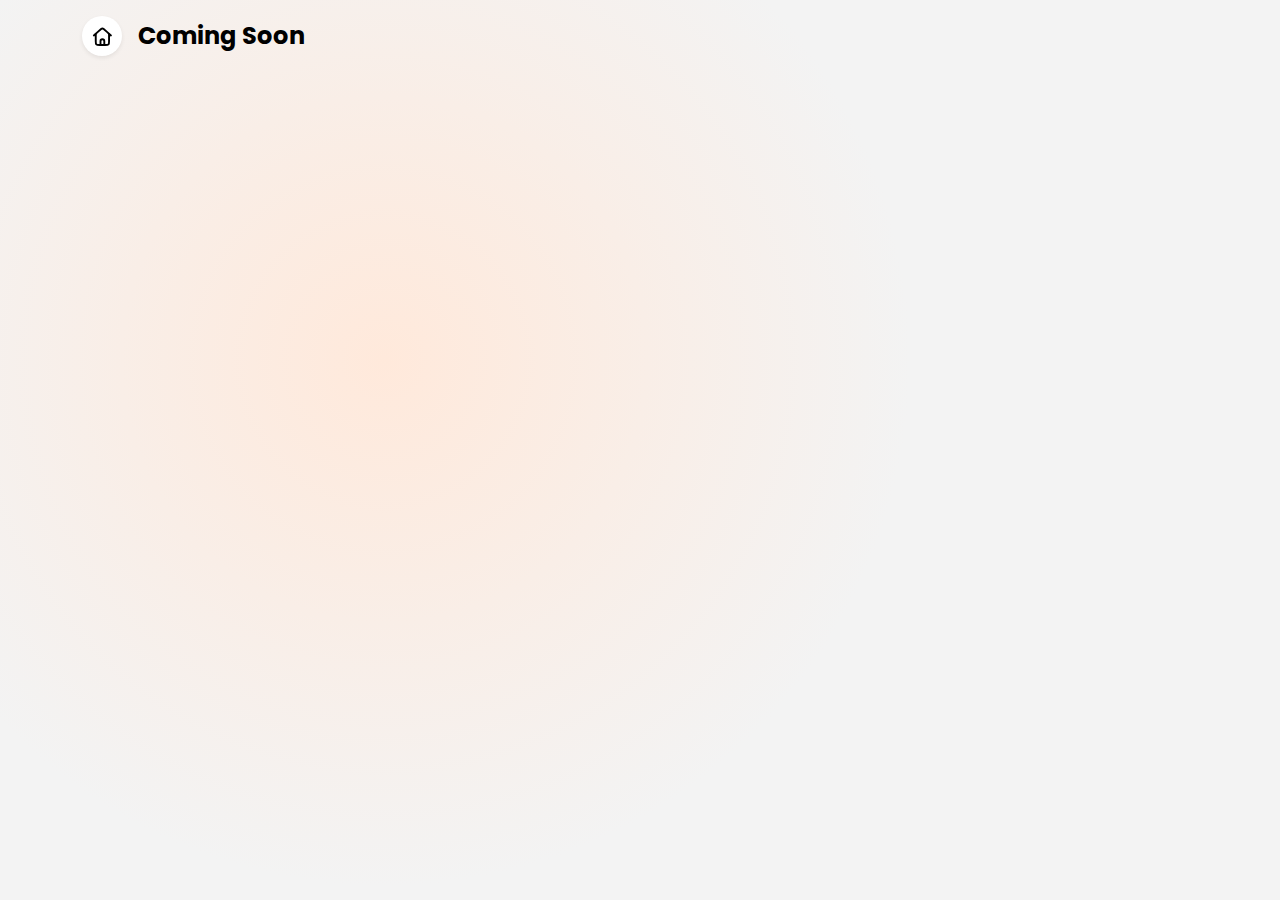
<file: saving-account.html>
<!doctype html>
<html lang="en">
  <head>
    <meta charset="utf-8">
    <meta name="viewport" content="width=device-width, initial-scale=1">
    <!-- <meta name="viewport" content="width=375, user-scalable=no"> -->
    <title>U&Me - Rayhan & Pratiwi's Savings Statement</title>
    <link href="https://cdn.jsdelivr.net/npm/bootstrap@5.3.3/dist/css/bootstrap.min.css" rel="stylesheet" integrity="sha384-QWTKZyjpPEjISv5WaRU9OFeRpok6YctnYmDr5pNlyT2bRjXh0JMhjY6hW+ALEwIH" crossorigin="anonymous">
    <script src="darkmode.js" defer></script>
    
    <!-- Google Fonts -->
    <link rel="preconnect" href="https://fonts.googleapis.com">
    <link rel="preconnect" href="https://fonts.gstatic.com" crossorigin>
    <link href="https://fonts.googleapis.com/css2?family=Poppins:ital,wght@0,100;0,200;0,300;0,400;0,500;0,600;0,700;0,800;0,900;1,100;1,200;1,300;1,400;1,500;1,600;1,700;1,800;1,900&display=swap" rel="stylesheet">

    <!-- CSS -->
     <link rel="stylesheet" href="style.css">
  </head>
  <body>
    <div class="container">
        <div class="content">
            <div class="edit-profile-header">
                <button type="button" class="btn home-button shadow-sm" onclick="window.location.href='index.html';">
                  <svg class="home-icon" viewBox="0 0 24 24" fill="none" xmlns="http://www.w3.org/2000/svg"><g id="SVGRepo_bgCarrier" stroke-width="0"></g><g id="SVGRepo_tracerCarrier" stroke-linecap="round" stroke-linejoin="round"></g><g id="SVGRepo_iconCarrier"> <path d="M19 9L19 17C19 18.8856 19 19.8284 18.4142 20.4142C17.8284 21 16.8856 21 15 21L14 21L10 21L9 21C7.11438 21 6.17157 21 5.58579 20.4142C5 19.8284 5 18.8856 5 17L5 9" stroke="var(--primary-text-color)" stroke-width="2" stroke-linejoin="round"></path> <path d="M3 11L7.5 7L10.6713 4.18109C11.429 3.50752 12.571 3.50752 13.3287 4.18109L16.5 7L21 11" stroke="var(--primary-text-color)" stroke-width="2" stroke-linecap="round" stroke-linejoin="round"></path> <path d="M10 21V17C10 15.8954 10.8954 15 12 15V15C13.1046 15 14 15.8954 14 17V21" stroke="var(--primary-text-color)" stroke-width="2" stroke-linecap="round" stroke-linejoin="round"></path> </g></svg>
                </button>
                <div class="edit-profile-title">Coming Soon</div>
            </div>
        </div>
    </div>
    <script src="https://cdn.jsdelivr.net/npm/bootstrap@5.3.3/dist/js/bootstrap.bundle.min.js" integrity="sha384-YvpcrYf0tY3lHB60NNkmXc5s9fDVZLESaAA55NDzOxhy9GkcIdslK1eN7N6jIeHz" crossorigin="anonymous"></script>
  </body>
</html>
</file>
<file: style.css>
:root{
    --background: radial-gradient(circle closest-corner at 30% 40%, #ffe9db 0%, #f3f3f3 100%);
    --primary-color: #ffffff;
    --secondary-color: #f5f5f5;
    --accent-color: #ff8c42;
    --primary-text-color: #000000;
    --secondary-text-color: #aaaaaa;
    --red-color: #ff0000;
    --shadow-color: lightblue;

    --target-bgcolor: rgb(194, 240, 255);
    --target-color: rgba(0, 191, 255, 0.671);
    --savings-bgcolor: rgb(194, 255, 210);
    --savings-color: rgba(26, 183, 34, 0.671);
    --profile-bgcolor: rgb(255, 251, 194);
    --profile-color: rgba(222, 187, 11, 0.795);
}
.html-darkmode{
    --background: radial-gradient(circle closest-corner at 30% 30%, #4a3f35 0%, #212121 60%);
    --primary-color: #171717;
    --secondary-color: #262626;
    --accent-color: #d97b48;
    --primary-text-color: #ffffff;
    --secondary-text-color: #888888;
    --red-color: #E04848;
    --shadow-color: rgba(0, 102, 204, 0.3);

    --target-bgcolor: rgb(20, 70, 90);
    --target-color: rgba(0, 150, 200, 0.8);
    --savings-bgcolor: rgb(20, 90, 50);
    --savings-color: rgba(40, 200, 50, 0.8);
    --profile-bgcolor: rgb(90, 80, 30);
    --profile-color: rgba(200, 160, 10, 0.8);
}

body {
    /* background-color: #f3f3f3; */
    /* background: radial-gradient(circle at 50% 50%, #FFE9DB 0%, #F3F3F3 100%); */
    background: var(--background);
    background-attachment: fixed;
    height: 100vh;
    color: var(--primary-text-color);
    transition: color 0.2s;
}
a{
    text-decoration: none;
    color: default;
}
.btn{
    padding: 0px;
}
.dump-page{
    display: flex;
    align-items: center;
    justify-content: center;
    flex-direction: column;
    height: 100vh;
    font-family: "Poppins", sans-serif;
    color: var(--primary-text-color);
}
.error-number{
    font-size: 160px;
    font-weight: 600;
}
.description{
    font-size: 12px;
    font-weight: 500;
    margin-top: -32px;
}
.back-home{
    background-color: var(--accent-color);
    width: 128px;
    height: 32px;
    color: var(--primary-text-color);
    font-size: 12px;
    font-weight: 500;
    border-radius: 0px;
    margin-top: 32px;
}
.progress-bar{
    background-color: var(--accent-color);
    transition: 0.2s;
}
.content{
    font-family: "Poppins", sans-serif;
    font-weight: 500;
    margin-top: 1rem;
}
.header{
    display: grid;
    grid-template-columns: 50% 50%;
}
.saving-account-title{
    color: var(--primary-text-color);
    display: flex;
    align-items: start;
    gap: 5px;
}
/* .badge{
    background-color: var(--secondary-text-color);
    font-size: 10px;
    border-radius: 100%;
    width: 20px;
    height: 20px;
    display: flex;
    align-items: center;
    justify-content: center;
} */
.account{
    display: grid;
    grid-template-columns: max-content minmax(0, 1fr);
    justify-content: start;
    align-items: center;
    gap: 12px;
    width: 100%;
    min-width: 200px;
}
.greetings{
    font-size: 12px;
    color: var(--secondary-text-color);
    display: block;
    white-space: nowrap;
    overflow: hidden;
    text-overflow: ellipsis;
    width: 100%;
    min-width: 0px;
}
.account-name{
    color: var(--primary-text-color);
}
.photo-profile{
    width: 40px;
    height: 40px;
}
.home-button{
    background-color: var(--primary-color);
    color: var(--primary-text-color);
    border-radius: 100%;
    width: 40px;
    height: 40px;
    display: flex;
    justify-content: center;
    align-items: center;
    padding: 0px;
    transition: 0.2s;
}
.home-icon{
    width: 60%;
    height: 60%;
}
.notification-button{
    background-color: var(--primary-color);
    border-radius: 100%;
    width: 40px;
    height: 40px;
    display: flex;
    justify-content: center;
    align-items: center;
    margin-left: auto;
    padding: 0px;
}
.notification-icon{
    width: 60%;
    height: 60%;
}
.savings{
    font-size: 21px;
    margin-top: 2rem;
}
.saving-accounts-group{
    margin-top: 1rem;
    display: flex;
    overflow-x: auto;
    white-space: nowrap;
    gap: 12px;
    width: auto;
    align-items: stretch;
    scroll-snap-type: x mandatory;
    scrollbar-width: none; /* Hilangkan scrollbar di Firefox */
    -ms-overflow-style: none; /* Hilangkan scrollbar di IE/Edge */
}
.saving-accounts-group::-webkit-scrollbar {
    display: none; /* Hilangkan scrollbar di Chrome/Safari */
}
.saving-account{
    background-color: var(--primary-color);
    padding: 20px;
    border-radius: 32px;
    min-width: 25vw;
    scroll-snap-align: center;
    cursor: pointer;
}
.saving-account:first-child{
    scroll-snap-align: start;
}
.saving-account-header{
    display: grid;
    grid-template-columns: max-content max-content auto;
    align-items: center;
    gap: 10px;
}
.currency{
    border-radius: 50px;
    background-color: var(--secondary-color);
    width: fit-content;
    font-size: 12px;
    font-weight: 500;
    padding-inline: 16px;
    height: 32px;
    color: var(--primary-text-color);
    pointer-events: auto;
}
.dropdown-item{
    font-size: 12px;
    font-weight: 500;
}
.currency-flags{
    width: 16px;
    height: 16px;
}
.saving-account-name{
    font-size: 12px;
    color: var(--secondary-text-color);
    max-width: 240px;
    white-space: nowrap;
    overflow: hidden;
    text-overflow: ellipsis;
}
.saving-account-show{
    width: 32px;
    height: 32px;
    background-color: var(--secondary-color);
    border-radius: 100%;
    display: flex;
    justify-content: center;
    align-items: center;
    margin-left: auto;
    padding: 0px;
    pointer-events: auto;
}
.show-icon, .hide-icon{
    width: 60%;
    height: 60%;
}
.saving-total-value .value{
    margin-left: 8px;
}
.saving-target-value .value,
.saving-remaining-value .value{
    margin-left: 4px;
}
.saving-account-content{
    color: var(--secondary-text-color);
    font-size: 12px;
    margin-top: 1.5rem;
    margin-bottom: 1.5rem;
}
.saving-total-value{
    color: var(--primary-text-color);
    font-weight: 600;
    font-size: 32px;
    margin-bottom: 0.5rem;
    display: flex;
    align-items: center;
}
.saving-target-value, .saving-remaining-value{
    color: var(--primary-text-color);
    font-size: 16px;
    margin-bottom: 0.5rem;
    display: flex;
    align-items: center;
}
.saving-account-add{
    border: dashed 4px var(--accent-color);
    padding: 20px;
    border-radius: 32px;
    white-space: wrap;
    width: 120px;
    color: var(--accent-color);
    display: flex;
    flex-direction: column;
    justify-content: end;
    align-items: center;
    gap: 10px;
    text-align: center;
    font-size: 12px;
    font-weight: 600;
    padding: 20px;
    scroll-snap-align: end;
}
.add-icon{
    width: 48px;
    height: 48px;
    margin-bottom: auto;
    margin-top: auto;
}
.transactions-session{
    display: grid;
    grid-template-columns: minmax(0, 1fr) minmax(0, 1fr);
    grid-template-areas: "transactions-list action-button";
    margin-top: 1rem;
    gap: 24px;
}
.action-button-group{
    display: flex;
    gap: 10px;
    grid-area: action-button;
}
.account-list-details-button, .chat-session-button{
    background-color: var(--primary-color);
    border-radius: 100%;
    width: 40px;
    height: 40px;
    padding: 0px;
    display: flex;
    justify-content: center;
    align-items: center;
}
.notification-button:hover,
.home-button:hover,
.account-list-details-button:hover,
.chat-session-button:hover{
    background-color: var(--accent-color);
}
.saving-account-show:hover{
    background-color: var(--secondary-color);
}
.account-icon, .chat-icon{
    width: 60%;
    height: 60%;
}
.add-transaction-button{
    font-size: 14px;
    font-weight: 500;
    background-color: var(--accent-color);
    border-radius: 25px;
    color: var(--primary-color);
    width: auto;
    flex-grow: 1;
    height: 40px;
}
.add-transaction-button:hover{
    color: var(--accent-color);
    background-color: var(--primary-color);
    border: solid 2px var(--accent-color);
}
.transactions-list{
    grid-area: transactions-list;
}
.transaction-group{
    border-radius: 32px;
    padding: 32px;
    background-color: var(--primary-color);
    margin-bottom: 1rem;
}
.transaction-date{
    font-weight: 700;
    color: var(--primary-text-color);
}
.transaction{
    display: flex;
    align-items: center;
    gap: 16px;
    margin-top: 1.5rem;
}
.transaction-photo-profile{
    width: 40px;
    height: 40px;
}
.transaction-user-name{
    font-size: 12px;
    font-weight: 500;
    color: var(--primary-text-color);
}
.transaction-account-name{
    font-size: 12px;
    font-weight: 500;
    color: var(--secondary-text-color);
}
.transaction-amount{
    font-size: 16px;
    font-weight: 600;
    color: var(--accent-color);
    margin-left: auto;
}
.myaccount-header,
.edit-profile-header,
.notification-header{
    display: flex;
    gap: 16px;
    align-items: center;
}
.myaccount-title,
.edit-profile-title,
.notification-title{
    font-size: 24px;
    font-weight: 700;
    color: var(--primary-text-color);
    transition: 0.2s;
}
.myaccount-content{
    display: grid;
    grid-template-columns: minmax(0, 1fr) minmax(0, 1fr);
    justify-content: center;
    margin-top: 2rem;
    gap: 20px;
}
.myaccount-profile{
    display: flex;
    flex-direction: column;
    align-items: center;
    background-color: var(--primary-color);
    border-radius: 32px;
    padding: 64px;
    transition: 0.2s;
}
.myaccount-photo-profile{
    width: 120px;
}
.myaccount-username{
    margin-top: 1.5rem;
    color: var(--primary-text-color);
    transition: 0.2s;
}
.myaccount-edit-profile{
    background-color: var(--accent-color);
    color: var(--primary-color);
    font-size: 14px;
    font-weight: 500;
    width: 128px;
    height: 32px;
    border-radius: 25px;
    margin-top: 0.5rem;
}
.myaccount-edit-profile:hover{
    background-color: var(--primary-color);
    border: solid 2px var(--accent-color);
    color: var(--accent-color);
}
.myaccount-savings-allocations{
    font-size: 12px;
    width: 100%;
    margin-top: 3rem;
}
.myaccount-overall-savings{
    display: flex;
    flex-direction: column;
    gap: 3px;
    font-weight: 600;
}
.progress{
    background-color: var(--secondary-color);
    transition: 0.2s;
}
.myaccount-overall-savings-value{
    font-size: 10px;
    font-weight: 500;
}
.myaccount-account-savings-progress-group{
    display: flex;
    flex-direction: column;
    gap: 1rem;
    margin-top: 3rem;
    font-weight: 600;
}
.myaccount-account-savings-progress{
    display: flex;
    flex-direction: column;
    gap: 3px;
    font-weight: 500;
}
.myaccount-account-savings-value{
    font-size: 10px;
    font-weight: 500;
}
.myaccount-account-savings-progress-show{
    display: none;
}
.myaccount-settings{
    display: flex;
    flex-direction: column;
    background-color: var(--primary-color);
    border-radius: 32px;
    padding: 64px;
    height: max-content;
    transition: 0.2s;
}
.dark-mode-setting{
    display: flex;
    align-items: center;
    gap: 12px;
}
.dark-mode-icon{
    width: 24px;
    color: var(--primary-text-color);
    transition: 0.2s;
}
.settings-switch-button{
    width: 56px;
    height: 32px;
    margin-left: auto;
}
.dark-mode-checkbox{
    display: none;
}
.dark-mode-switch-button{
    width: 100%;
    height: 100%;
    background-color: #d2d2d2;
    border-radius: 25px;
    cursor: pointer;
    transition: 0.2s;
}
.dark-mode-switch-button::before{
    position: absolute;
    content: '';
    width: 24px;
    height: 24px;
    background-color: var(--primary-color);
    border-radius: 25px;
    margin: 4px;
    transition: 0.2s;
}
.dark-mode-checkbox:checked + .dark-mode-switch-button{
    background-color: var(--accent-color);
}
.dark-mode-checkbox:checked + .dark-mode-switch-button::before{
    transform: translateX(24px);
}
.edit-profile-content{
    background-color: var(--primary-color);
    margin-top: 2rem;
    border-radius: 32px;
    padding: 64px;
    font-weight: 600;
    display: flex;
    flex-direction: column;
}
.edit-profile-photo-profile{
    margin-top: 1rem;
    display: flex;
    align-items: center;
    gap: 24px;
}
.edit-profile-photo{
    width: 72px;
    height: 72px;
    object-fit: cover;
    border-radius: 100%;
}
.edit-profile-photo-profile-action{
    display: flex;
    flex-direction: column;
    font-size: 14px;
    font-weight: 400;
    color: var(--secondary-text-color);
    gap: 6px;
    width: 240px;
}
.edit-profile-photo-profile-action-button-group{
    display: flex;
    flex-direction: row;
    gap: 8px;
}
.edit-profile-photo-button{
    background-color: var(--primary-color);
    border: solid 2px var(--accent-color);
    color: var(--accent-color);
    font-size: 14px;
    width: 160px;
    height: 32px;
}
.edit-profile-photo-button:hover{
    background-color: var(--accent-color);
    border: none;
    color: var(--primary-color);
}
.update-image-input-label{
    width: 100%;
    height: 100%;
    cursor: pointer;
    display: flex;
    justify-content: center;
    align-items: center;
}
.remove-profile-photo-button{
    background-color: var(--red-color);
    width: 32px;
    height: 32px;
    display: flex;
    justify-content: center;
    align-items: center;
    color: var(--primary-color);
}
.remove-icon{
    width: 70%;
}
.remove-profile-photo-button:hover{
    background-color: var(--primary-color);
    color: var(--red-color);
}
.edit-profile-account{
    margin-top: 3rem;
    display: grid;
    grid-template-columns: minmax(0, 1fr) minmax(0, 1fr);
    gap: 32px;
}
.edit-profile-username,
.edit-profile-passkey{
    margin-top: 4px;
    font-size: 14px;
    font-weight: 600;
    border-radius: 0px;
    display: flex;
    flex-direction: column;
}
.edit-profile-username-input,
.edit-profile-passkey-input{
    border: none;
    margin-top: 0.5rem;
    padding-inline: 16px;
    padding-block: 8px;
    border: solid 1px var(--secondary-text-color);
    border-radius: 8px;
    transition: 0.2s ease-in;
    background-color: var(--secondary-color);
    color: var(--primary-text-color);
}
.edit-profile-username-input:focus,
.edit-profile-passkey-input:focus{
    border: solid 1px var(--accent-color);
    outline: none;
}
.edit-profile-passkey-header{
    display: flex;
    width: 100%;
}
.edit-profile-passkey-show{
    margin-left: 8px;
    width: 18px;
}
.edit-profile-passkey-show-button,
.edit-profile-passkey-hide-button{
    width: 100%;
}
.edit-profile-save-changes{
    margin-top: 3rem;
    display: flex;
}
.edit-profile-save-changes-button{
    font-size: 14px;
    font-weight: 500;
    background-color: var(--accent-color);
    color: var(--primary-color);
    width: 144px;
    height: 38px;
    margin-left: auto;
    border-radius: 25px;
}
.edit-profile-save-changes-button:hover{
    background-color: var(--primary-color);
    color: var(--accent-color);
    border: solid 2px var(--accent-color);
}
.notification-content{
    margin-top: 2rem;
    display: flex;
    flex-direction: column;
    gap: 8px;
}
.notification-group{
    background-color: var(--primary-color);
    border-radius: 32px;
    display: grid;
    grid-template-columns: max-content 1fr;
    gap: 16px;
    padding: 32px;
    align-items: start;
    
}
.notification-category-icon{
    width: 40px;
    height: 40px;
    border-radius: 100%;
    display: flex;
    justify-content: center;
    align-items: center;
}
.target-changed{
    background-color: var(--target-bgcolor);
}
.savings-add{
    background-color: var(--savings-bgcolor);
}
.user-changed{
    background-color: var(--profile-bgcolor);
}
.target-icon{
    width: 60%;
    color: var(--target-color);
}
.money-icon{
    width: 70%;
    color: var(--savings-color);
}
.user-icon{
    width: 60%;
    color: var(--profile-color);
}
.notification-description{
    font-size: 12px;
    display: grid;
    grid-template-areas:
    "desc-name desc-date"
    "desc-details desc-details";
    grid-template-columns: auto auto;
    grid-template-rows: auto auto;
    gap: 6px;
    
}
.notification-description-name{
    font-weight: 600;
    grid-area: desc-name;
    width: max-content;
}
.notification-date{
    grid-area: desc-date;
    margin-left: auto;
    width: max-content;
    font-style: italic;
    color: var(--secondary-text-color);
    font-size: 10px;
}
.notification-description-details{
    color: var(--secondary-text-color);
    grid-area: desc-details;
}

/* Mobile CSS */

@media screen and (max-width: 768px){
    .saving-account{
        min-width: 80vw;
    }
    .saving-account-name{
        max-width: 120px;
        white-space: nowrap;
        overflow: hidden;
        text-overflow: ellipsis;
    }
    .saving-account-add{
        width: 100%;
    }
    .transactions-session{
        display: grid;
        grid-template-columns: 100%;
        grid-template-areas: 
            "action-button"
            "transactions-list";
    }
    .myaccount-content{
        display: grid;
        grid-template-columns: 100%;
        justify-content: center;
    }
    .myaccount-profile{
        display: flex;
        padding: 32px;
    }
    .myaccount-settings{
        display: flex;
        padding: 32px;
    }
    .myaccount-account-savings-progress-group{
        display: none;
        flex-direction: column;
        gap: 12px;
    }
    .myaccount-account-savings-progress-show{
        display: block;
        width: 32px;
        margin-top: 1rem;
    }
    .edit-profile-content{
        padding: 32px;
    }
    .edit-profile-account{
        display: grid;
        grid-template-columns: 1fr;
        gap: 32px;
    }
    .modal-dialog{
        width: 80vw;
        margin: auto;
    }

    .notification-button:hover,
    .home-button:hover,
    .account-list-details-button:hover,
    .chat-session-button:hover{
        background-color: var(--primary-color);
        box-shadow: 0px 2px 16px var(--shadow-color) !important;
    }
    .notification-button:active,
    .home-button:active,
    .account-list-details-button:active,
    .chat-session-button:active{
        background-color: var(--accent-color) !important;
        box-shadow: none !important;
    }
    .add-transaction-button:hover{
        color: var(--primary-color);
        background-color: var(--accent-color);
        box-shadow: 0px 2px 16px var(--shadow-color) !important;
    }
    .add-transaction-button:active{
        color: var(--accent-color) !important;
        background-color: var(--primary-color) !important;
        border: solid 2px var(--accent-color) !important;
        box-shadow: none !important;
    }
    .myaccount-edit-profile:hover{
        background-color: var(--accent-color);
        color: var(--primary-color);
        box-shadow: 0px 2px 16px var(--shadow-color) !important;
    }
    .myaccount-edit-profile:active{
        background-color: var(--primary-color) !important;
        color: var(--accent-color) !important;
        box-shadow: none !important;
    }
    .edit-profile-photo-button:hover{
        background-color: var(--primary-color);
        border: 2px solid var(--accent-color);
        color: var(--accent-color);
        box-shadow: 0px 2px 16px var(--shadow-color) !important;
    }
    .edit-profile-photo-button:active{
        background-color: var(--accent-color) !important;
        border: none !important;
        color: var(--primary-color) !important;
        box-shadow: none !important;
    }
    .remove-profile-photo-button:hover{
        background-color: var(--red-color);
        color: var(--primary-color);
        box-shadow: 0px 2px 16px var(--shadow-color) !important;
    }
    .remove-profile-photo-button:active{
        background-color: var(--primary-color) !important;
        color: var(--red-color) !important;
        border: none !important;
        box-shadow: none !important;
    }
    .edit-profile-save-changes-button:hover{
        background-color: var(--accent-color);
        color: var(--primary-color);
        box-shadow: 0px 2px 16px var(--shadow-color) !important;
    }
    .edit-profile-save-changes-button:active{
        background-color: var(--primary-color) !important;
        color: var(--accent-color) !important;
        border: solid 2px var(--accent-color) !important;
        box-shadow: none !important;
    }
    .error-number{
        font-size: 128px;
    }
    .description{
        font-size: 10px;
        font-weight: 500;
        margin-top: -16px;
    }
    .back-home{
        font-size: 10px;
    }
    
}
</file>
